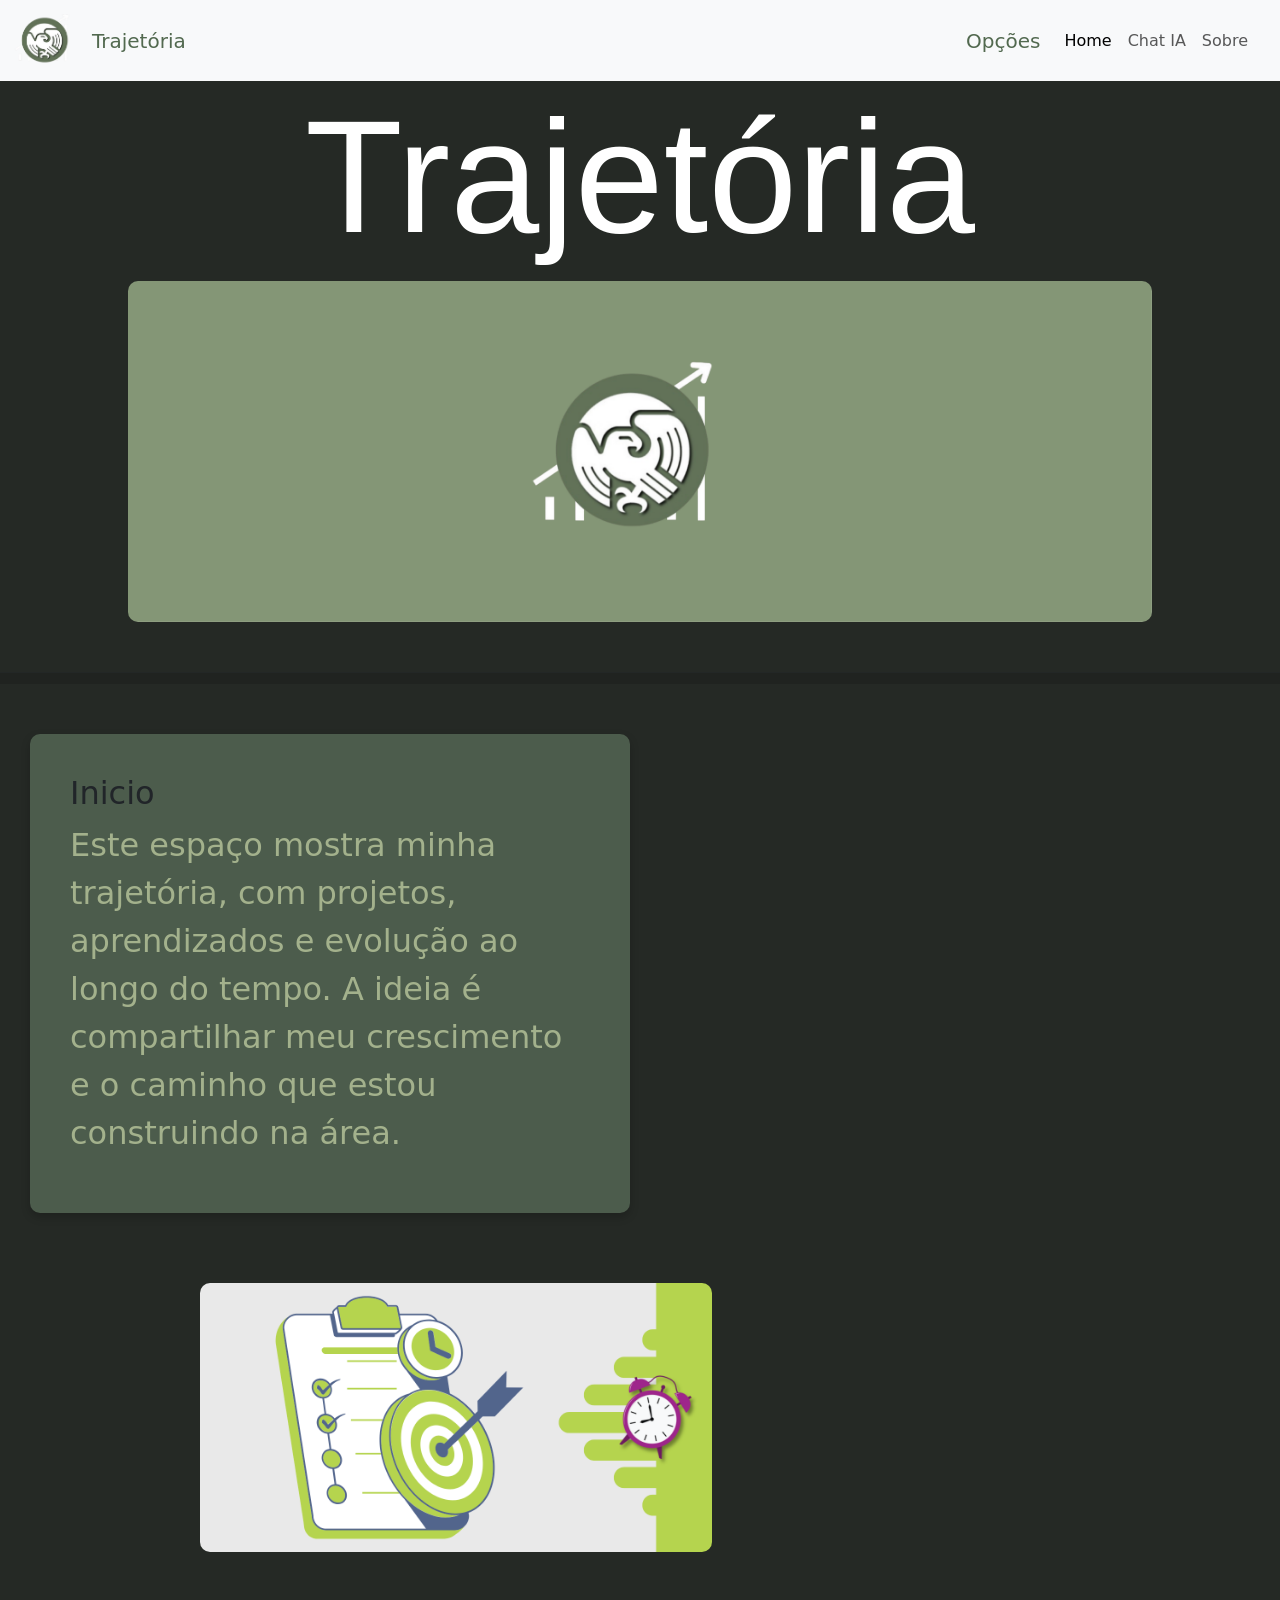
<file: index.html>
<!DOCTYPE html>
<html lang="en">
<head>
    <meta charset="UTF-8">
    <meta name="viewport" content="width=device-width, initial-scale=1.0">
    <link href="https://cdn.jsdelivr.net/npm/bootstrap@5.3.0/dist/css/bootstrap.min.css" rel="stylesheet">
    <link rel="stylesheet" href="./styleGeral.css">
    <title>Document</title>
</head>
<body>
    <nav class="navbar bg-body-tertiary">
  <div class="container-fluid">
    <a class="navbar-brand" href="#">
      <img src="/IMGS/logo_tragetoria-removebg-preview - Copia.png" alt="Logo" width="60" height="55" class="d-inline-block align-text-top" style="color: black;">
     Trajetória
    </a>
    <nav class="navbar navbar-expand-lg bg-body-tertiary">
  <div class="container-fluid">
    <a class="navbar-brand" href="#">Opções</a>
    <button class="navbar-toggler" type="button" data-bs-toggle="collapse" data-bs-target="#navbarNav" aria-controls="navbarNav" aria-expanded="false" aria-label="Toggle navigation">
      <span class="navbar-toggler-icon"></span>
    </button>
    <div class="collapse navbar-collapse" id="navbarNav">
      <ul class="navbar-nav">
        <li class="nav-item">
          <a class="nav-link active" aria-current="page" href="/index.HTML">Home</a>
        </li>
        <li class="nav-item">
          <a class="nav-link" href="/INTF/ChatIA.html">Chat IA</a>
        </li>
        <li class="nav-item">
          <a class="nav-link" href="/INTF/Sobre.html">Sobre</a>
        </li>
      </ul>
    </div>
  </div>
</nav>
  </div>
</nav>
<h1 style="text-align: center;color: rgb(255, 255, 255);font-size: 160px;margin: top 50px;;">Trajetória</h1>
<img src="/IMGS/Autidoor2.png" class="img-fluid" alt="...">
<hr style="height: 12px;">
<div class="caixa-texto" style="margin-left:30px;">
<h2>Inicio</h2>
<p>Este espaço mostra minha trajetória, com projetos, aprendizados e evolução ao longo do tempo. A ideia é compartilhar meu crescimento e o caminho que estou construindo na área.</p>
</div>
<img src="/IMGS/Como-organizar-tarefas-de-trabalho.webp" class="img-lil" alt="">

    <script src="https://cdn.jsdelivr.net/npm/bootstrap@5.3.0/dist/js/bootstrap.bundle.min.js"></script>
</body>
</html>
</file>
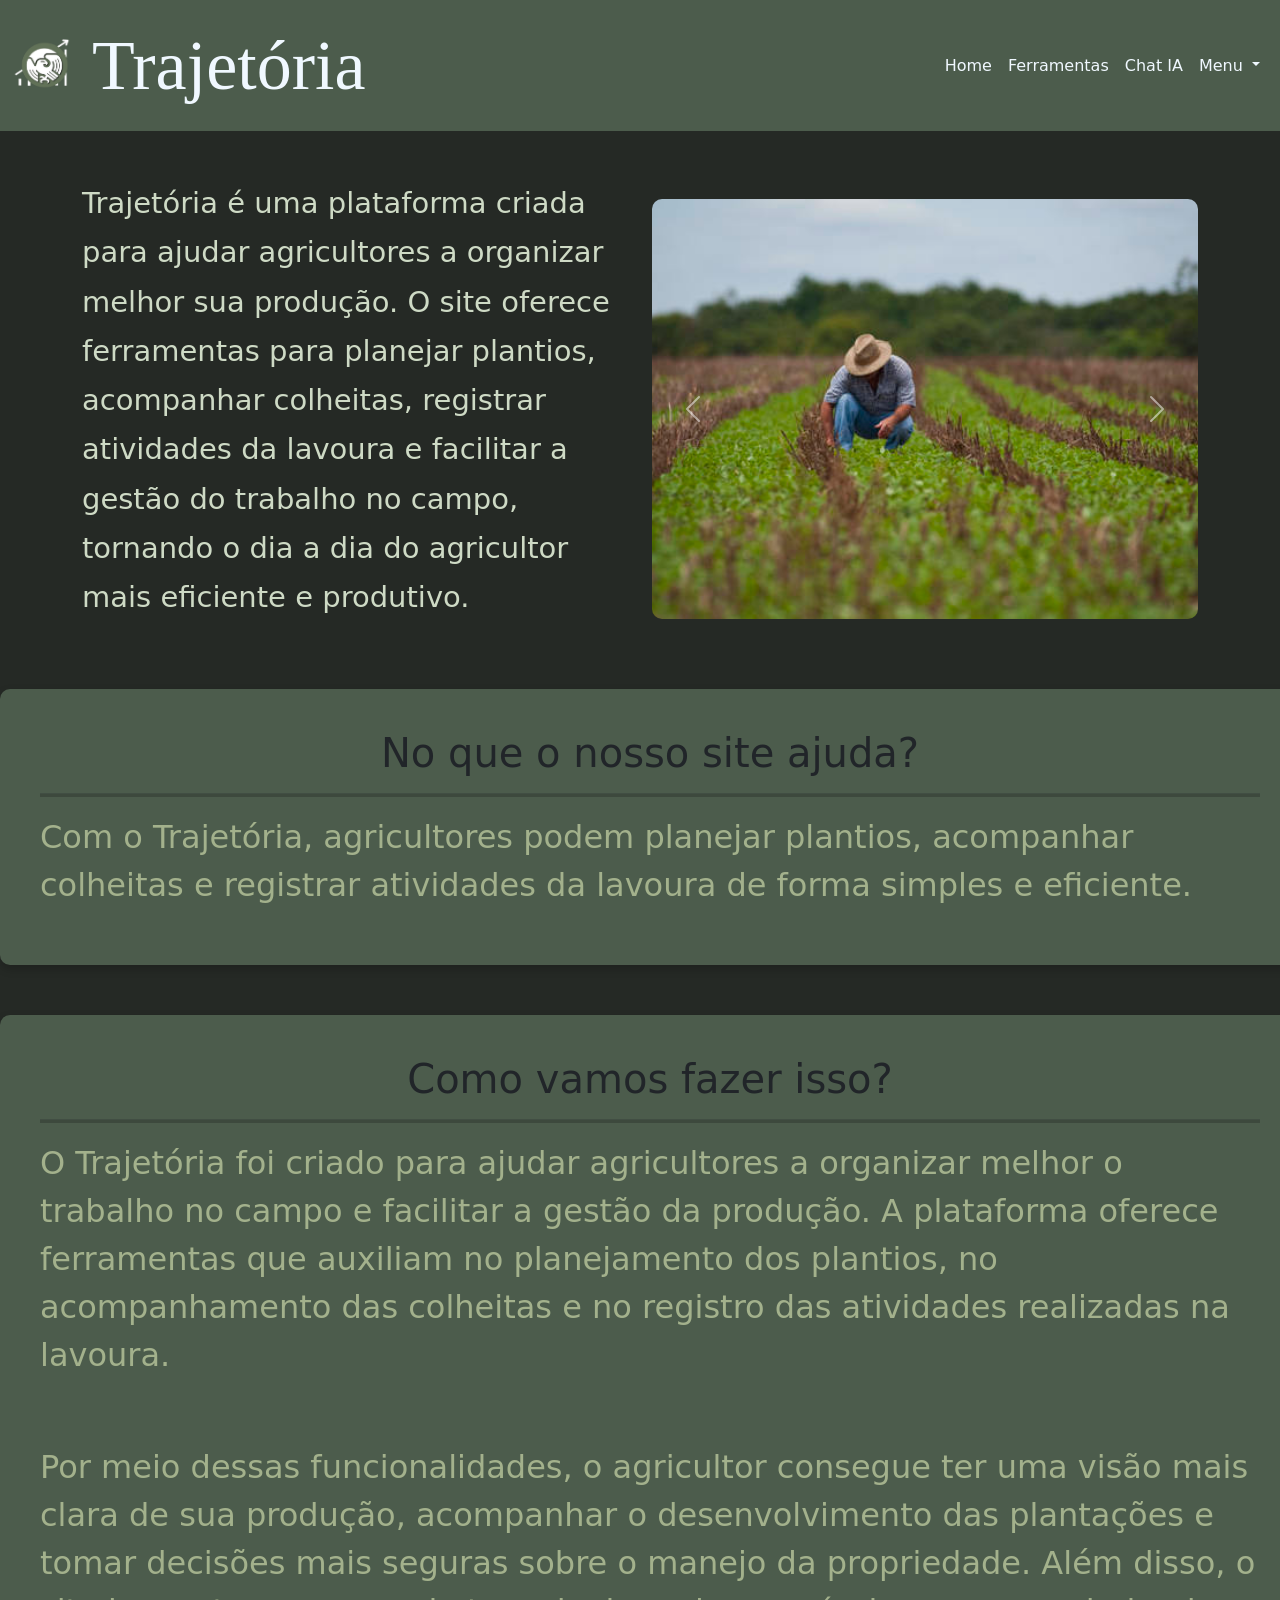
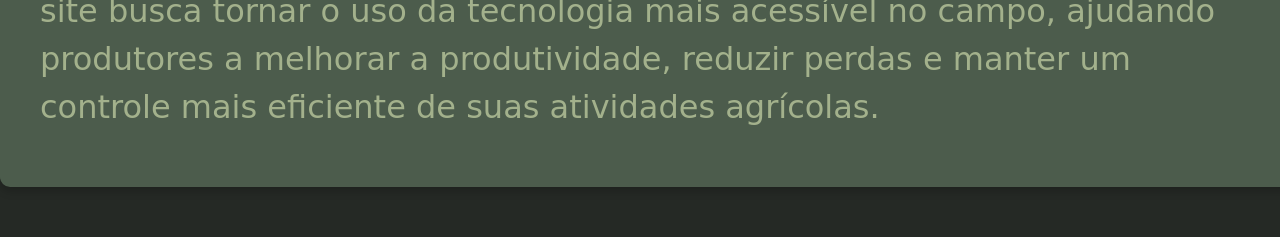
<file: INTF/Sobre.html>
<!DOCTYPE html>
<html lang="pt-br">
<head>
<meta charset="UTF-8">
<meta name="viewport" content="width=device-width, initial-scale=1.0">

<link href="https://cdn.jsdelivr.net/npm/bootstrap@5.3.0/dist/css/bootstrap.min.css" rel="stylesheet">
<link rel="stylesheet" href="/INTF/CSS/style.Sobre.css">

<title>Trajetória</title>
</head>

<body>

<!-- NAVBAR -->

<nav class="navbar navbar-expand-lg navbar-custom">

<div class="container-fluid">

<a class="navbar-brand" href="#">
<img src="/IMGS/logo_tragetoria-removebg-preview - Copia.png" alt="Logo" width="60" height="55">
<span style="font-size:70px;font-family:Verdana;">Trajetória</span>
</a>

<button class="navbar-toggler" type="button" data-bs-toggle="collapse" data-bs-target="#navbarNavDropdown">
<span class="navbar-toggler-icon"></span>
</button>

<div class="collapse navbar-collapse justify-content-end" id="navbarNavDropdown">

<ul class="navbar-nav">

<li class="nav-item">
<a class="nav-link active" href="/index.HTML" style="color:aliceblue;">Home</a>
</li>

<li class="nav-item">
<a class="nav-link" href="#" style="color:aliceblue;">Ferramentas</a>
</li>

<li class="nav-item">
<a class="nav-link" href="#" style="color:aliceblue;">Chat IA</a>
</li>

<li class="nav-item dropdown">
<a class="nav-link dropdown-toggle" href="#" role="button" data-bs-toggle="dropdown" style="color:aliceblue;">
Menu
</a>

<ul class="dropdown-menu dropdown-menu-end">
<li><a class="dropdown-item" href="#">Como usar o site</a></li>
<li><hr class="dropdown-divider"></li>
<li><a class="dropdown-item" href="#">Sobre</a></li>
</ul>

</li>

</ul>

</div>
</div>
</nav>

<!-- CONTEÚDO -->

<div class="container mt-5">

<div class="row align-items-center">

<!-- TEXTO -->

<div class="col-md-6 texto-site">



<p>
Trajetória é uma plataforma criada para ajudar agricultores a organizar melhor sua produção.
O site oferece ferramentas para planejar plantios, acompanhar colheitas, registrar atividades
da lavoura e facilitar a gestão do trabalho no campo, tornando o dia a dia do agricultor
mais eficiente e produtivo.
</p>

</div>

<!-- CARROSSEL -->

<div class="col-md-6">

<div id="carouselExample" class="carousel slide">

<div class="carousel-inner">

<div class="carousel-item active">
<img src="/IMGS/agricultor-1.jpg" class="d-block w-100">
</div>

<div class="carousel-item">
<img src="/IMGS/tabapua.avif" class="d-block w-100">
</div>

<div class="carousel-item">
<img src="/IMGS/360_F_1502172799_HwznESo32qeiUI9Ptjgnz4rXzYYGZtys.jpg" class="d-block w-100">
</div>

</div>

<button class="carousel-control-prev" type="button" data-bs-target="#carouselExample" data-bs-slide="prev">
<span class="carousel-control-prev-icon"></span>
</button>

<button class="carousel-control-next" type="button" data-bs-target="#carouselExample" data-bs-slide="next">
<span class="carousel-control-next-icon"></span>
</button>


</div>

</div>

</div>
</div>

<div class="caixa-texto">
  <h2 style="text-align: center;font-size: 40px;">No que o nosso site ajuda?</h2>
  <hr>
  <p>Com o Trajetória, agricultores podem planejar plantios, acompanhar colheitas
e registrar atividades da lavoura de forma simples e eficiente.</p>
</div>

<div  class="caixa-texto">
  <h2 style="text-align: center;font-size: 40px;">Como vamos fazer isso?</h2>
  <hr>
  <p>O Trajetória foi criado para ajudar agricultores a organizar melhor o trabalho no campo e facilitar a gestão da produção. A plataforma oferece ferramentas que auxiliam no planejamento dos plantios, no acompanhamento das colheitas e no registro das atividades realizadas na lavoura.
  </p>
<br>
<br>
  <p>
Por meio dessas funcionalidades, o agricultor consegue ter uma visão mais clara de sua produção, acompanhar o desenvolvimento das plantações e tomar decisões mais seguras sobre o manejo da propriedade. Além disso, o site busca tornar o uso da tecnologia mais acessível no campo, ajudando produtores a melhorar a produtividade, reduzir perdas e manter um controle mais eficiente de suas atividades agrícolas.</p>
</div>

<script src="https://cdn.jsdelivr.net/npm/bootstrap@5.3.0/dist/js/bootstrap.bundle.min.js"></script>

</body>
</html>
</file>
<file: styleGeral.css>
body{
background-color: #252925;
}


h1{
font-size: 80px;
font-family: Verdana, Geneva, Tahoma, sans-serif;
color: darkolivegreen;
}

#carouselExample{
    max-width: 900px;
    margin-left: auto;
}

.carousel-item img{
    height: 400px;
    object-fit: cover;
}

p{
font-size: xx-large;
color: rgb(163, 177, 140);
margin-right: auto;
}


.navbar-custom{
background-color:#4c5c4c !important;
}

.navbar-brand{
color:rgb(82, 105, 79);
display:flex;
align-items:center;
gap:20px;
}

/* Texto do site */

.texto-site h1{
font-size:70px;
color:#cfe0c0;
margin-bottom:20px;
}

.texto-site p{
font-size:29px;
line-height:1.7;
color:#cedac5;
}

/* Carrossel */

#carouselExample img{
height:420px;
object-fit:cover;
border-radius:10px;
}

.caixa-texto{
    margin: auto;
    margin-top: 50px;
    margin-bottom: 50px;
    background-color: #4c5c4c; /* cor da caixa */
padding: 40px; /* espaço interno */
border-radius: 10px; /* cantos arredondados */
width: 600px; /* largura da caixa */
box-shadow: 0px 4px 10px rgba(0,0,0,0.2); /* sombra */
}

hr{
height: 4px;
background-color: rgb(18, 19, 18);
}

.img-fluid{
    display: block;
margin: auto;
margin-top: 5px;
margin-bottom: 50px;
width: 80%;
height: 60%;
border-radius: 10px;
}

.img-lil{
margin-left: 200px;
margin-top: 20px;
margin-bottom: 50px;
width: 40%;
height: 20%;
border-radius: 10px;
}
</file>
<file: INTF/CSS/style.Sobre.css>
body{
background-color: #252925;
}


h1{
font-size: 80px;
font-family: Verdana, Geneva, Tahoma, sans-serif;
color: darkolivegreen;
}

#carouselExample{
    max-width: 900px;
    margin-left: auto;
}

.carousel-item img{
    height: 400px;
    object-fit: cover;
}

p{
font-size: xx-large;
color: rgb(163, 177, 140);
margin-right: auto;
}


.navbar-custom{
background-color:#4c5c4c !important;
}

.navbar-brand{
color:aliceblue;
display:flex;
align-items:center;
gap:20px;
}

/* Texto do site */

.texto-site h1{
font-size:70px;
color:#cfe0c0;
margin-bottom:20px;
}

.texto-site p{
font-size:29px;
line-height:1.7;
color:#cedac5;
}

/* Carrossel */

#carouselExample img{
height:420px;
object-fit:cover;
border-radius:10px;
}

.caixa-texto{
    margin: auto;
    margin-top: 50px;
    margin-bottom: 50px;
    background-color: #4c5c4c; /* cor da caixa */
padding: 40px; /* espaço interno */
border-radius: 10px; /* cantos arredondados */
width: 1300px; /* largura da caixa */
box-shadow: 0px 4px 10px rgba(0,0,0,0.2); /* sombra */
}

hr{
height: 4px;
background-color: rgb(18, 19, 18);
}
</file>
